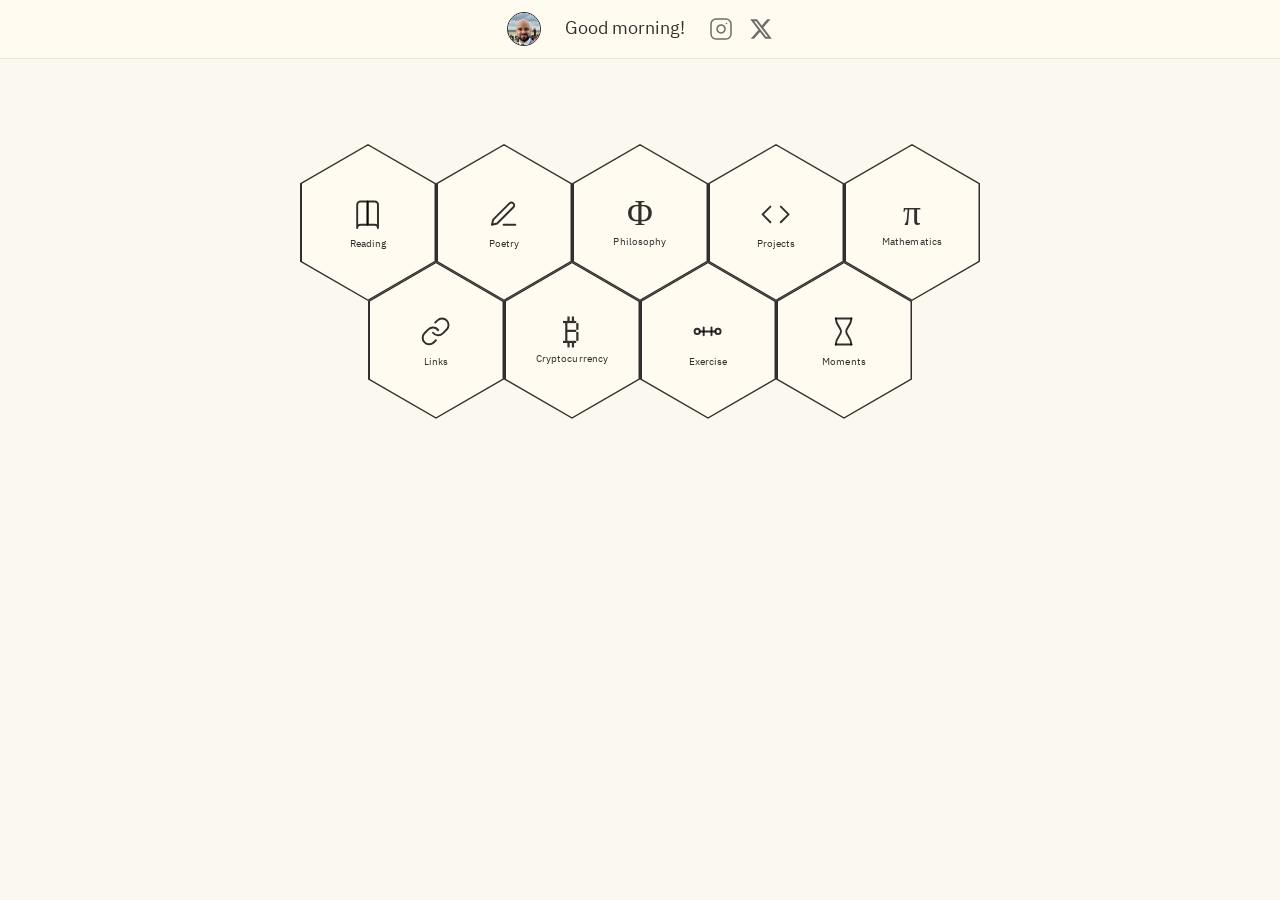
<file: index.html>
<!DOCTYPE html>
<html lang="en">
<head>
  <meta charset="UTF-8">
  <meta name="viewport" content="width=device-width, initial-scale=1.0">
  <title>Samuel David Adams</title>
  <link rel="icon" type="image/svg+xml" href="/favicon.svg">
  <link rel="stylesheet" href="/style.css">
  <link rel="preconnect" href="https://fonts.googleapis.com">
<link rel="preconnect" href="https://fonts.gstatic.com" crossorigin>
<link href="https://fonts.googleapis.com/css2?family=IBM+Plex+Sans+Thai:wght@100;200;300;400;500;600;700&display=swap" rel="stylesheet">
</head>
<body>
  <header class="dock-bar" id="dockBar">
    <div class="dock-avatar">
      <img src="assets/avatar.jpg" alt="Samuel David Adams">
    </div>
    <span class="dock-title" id="dockGreeting">Welcome!</span>
    <div class="dock-socials">
      <a href="https://www.instagram.com/__samuel__adams.x" target="_blank" rel="noopener noreferrer" aria-label="Instagram">
        <svg viewBox="0 0 24 24" fill="none" stroke="currentColor" stroke-width="1.5" stroke-linecap="round" stroke-linejoin="round">
          <rect x="2" y="2" width="20" height="20" rx="5" ry="5"/>
          <path d="M16 11.37A4 4 0 1 1 12.63 8 4 4 0 0 1 16 11.37z"/>
          <line x1="17.5" y1="6.5" x2="17.51" y2="6.5"/>
        </svg>
      </a>
      <a href="https://x.com/__samuel__adams" target="_blank" rel="noopener noreferrer" aria-label="X (Twitter)">
        <svg viewBox="0 0 24 24" fill="currentColor">
          <path d="M18.244 2.25h3.308l-7.227 8.26 8.502 11.24H16.17l-5.214-6.817L4.99 21.75H1.68l7.73-8.835L1.254 2.25H8.08l4.713 6.231zm-1.161 17.52h1.833L7.084 4.126H5.117z"/>
        </svg>
      </a>
    </div>
  </header>

  <section class="pages">
    <div class="hive">
      <a class="app-icon" href="reading/" aria-label="Reading">
        <span class="app-icon-hex">
          <svg viewBox="0 0 24 24" fill="none" stroke="currentColor" stroke-width="1.5" stroke-linecap="round" stroke-linejoin="round">
            <path d="M4 4.5A2.5 2.5 0 0 1 6.5 2H12v18H6.5A2.5 2.5 0 0 0 4 22.5z"/>
            <path d="M20 4.5A2.5 2.5 0 0 0 17.5 2H12v18h5.5a2.5 2.5 0 0 1 2.5 2.5z"/>
          </svg>
          <span class="app-icon-label">Reading</span>
        </span>
      </a>
      <a class="app-icon" href="poetry/" aria-label="Poetry">
        <span class="app-icon-hex">
          <svg viewBox="0 0 24 24" fill="none" stroke="currentColor" stroke-width="1.5" stroke-linecap="round" stroke-linejoin="round">
            <path d="M12 20h9"/>
            <path d="M16.5 3.5a2.121 2.121 0 0 1 3 3L7 19l-4 1 1-4z"/>
          </svg>
          <span class="app-icon-label">Poetry</span>
        </span>
      </a>
      <a class="app-icon" href="philosophy/" aria-label="Philosophy">
        <span class="app-icon-hex">
          <span class="app-icon-glyph">&Phi;</span>
          <span class="app-icon-label">Philosophy</span>
        </span>
      </a>
      <a class="app-icon" href="projects/" aria-label="Website Projects">
        <span class="app-icon-hex">
          <svg viewBox="0 0 24 24" fill="none" stroke="currentColor" stroke-width="1.5" stroke-linecap="round" stroke-linejoin="round">
            <polyline points="16 18 22 12 16 6"/>
            <polyline points="8 6 2 12 8 18"/>
          </svg>
          <span class="app-icon-label">Projects</span>
        </span>
      </a>
      <a class="app-icon" href="mathematics/" aria-label="Mathematics">
        <span class="app-icon-hex">
          <span class="app-icon-glyph">&pi;</span>
          <span class="app-icon-label">Mathematics</span>
        </span>
      </a>
      <a class="app-icon" href="links/" aria-label="Links">
        <span class="app-icon-hex">
          <svg viewBox="0 0 24 24" fill="none" stroke="currentColor" stroke-width="1.5" stroke-linecap="round" stroke-linejoin="round">
            <path d="M10 13a5 5 0 0 0 7.54.54l3-3a5 5 0 0 0-7.07-7.07l-1.72 1.71"/>
            <path d="M14 11a5 5 0 0 0-7.54-.54l-3 3a5 5 0 0 0 7.07 7.07l1.71-1.71"/>
          </svg>
          <span class="app-icon-label">Links</span>
        </span>
      </a>
      <a class="app-icon" href="cryptocurrency/" aria-label="Cryptocurrency">
        <span class="app-icon-hex">
          <span class="app-icon-glyph">&#8383;</span>
          <span class="app-icon-label">Cryptocurrency</span>
        </span>
      </a>
      <a class="app-icon" href="exercise/" aria-label="Exercise">
        <span class="app-icon-hex">
          <svg viewBox="0 0 24 24" fill="none" stroke="currentColor" stroke-width="1.5" stroke-linecap="round" stroke-linejoin="round">
            <circle cx="4" cy="12" r="2"/>
            <circle cx="20" cy="12" r="2"/>
            <line x1="6" y1="12" x2="18" y2="12"/>
            <line x1="9" y1="9" x2="9" y2="15"/>
            <line x1="15" y1="9" x2="15" y2="15"/>
          </svg>
          <span class="app-icon-label">Exercise</span>
        </span>
      </a>
      <a class="app-icon" href="moments/" aria-label="Moments">
        <span class="app-icon-hex">
          <svg viewBox="0 0 24 24" fill="none" stroke="currentColor" stroke-width="1.5" stroke-linecap="round" stroke-linejoin="round">
            <path d="M6 2h12"/>
            <path d="M6 22h12"/>
            <path d="M6 2c0 5 4 7 4 10s-4 5-4 10"/>
            <path d="M18 2c0 5-4 7-4 10s4 5 4 10"/>
          </svg>
          <span class="app-icon-label">Moments</span>
        </span>
      </a>
    </div>
  </section>

  <script src="/script.js"></script>
</body>
</html>
</file>
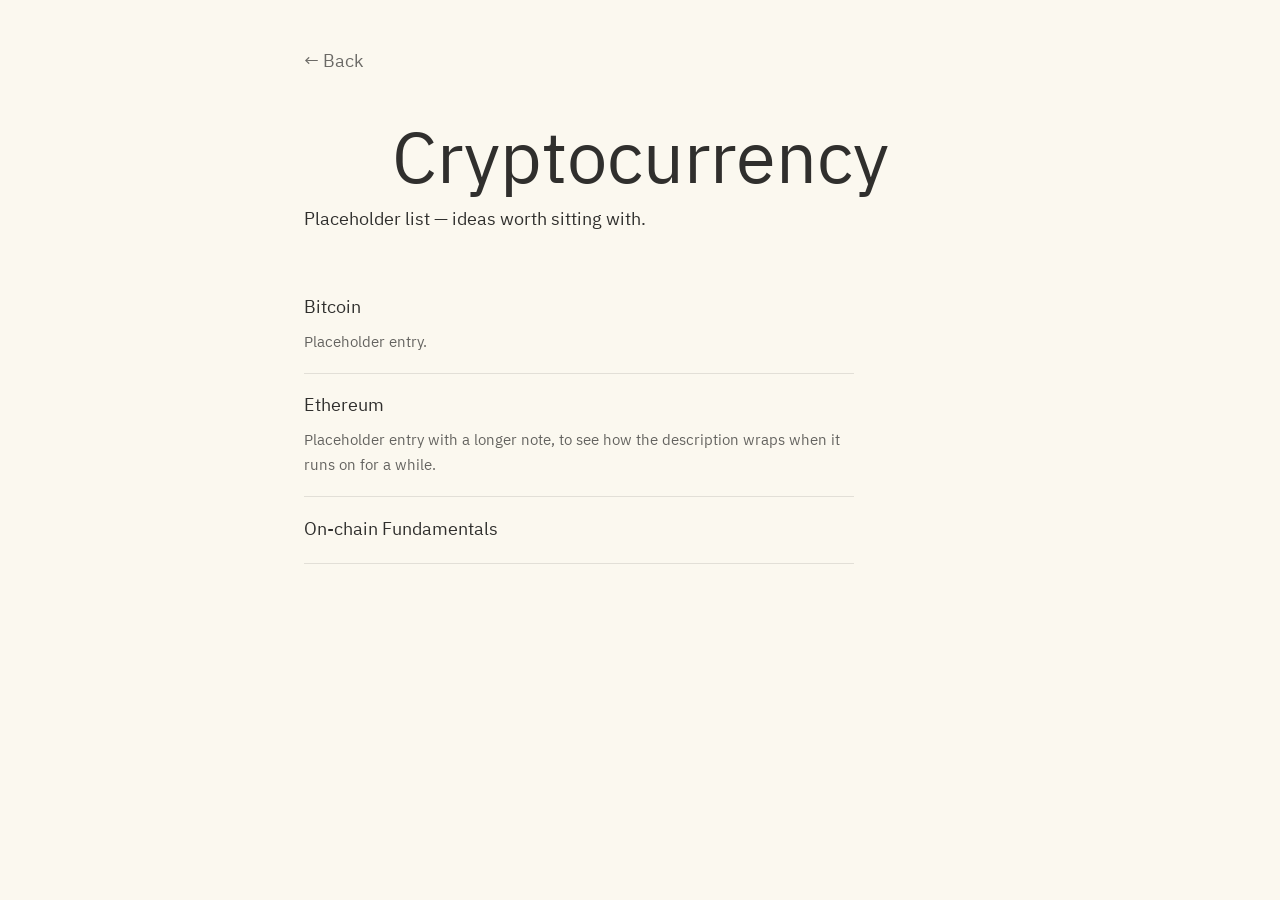
<file: cryptocurrency/index.html>
<!DOCTYPE html>
<html lang="en">
<head>
  <meta charset="UTF-8">
  <meta name="viewport" content="width=device-width, initial-scale=1.0">
  <title>Cryptocurrency — Samuel David Adams</title>
  <link rel="icon" type="image/svg+xml" href="/favicon.svg">
  <link rel="stylesheet" href="../style.css">
  <link rel="preconnect" href="https://fonts.googleapis.com">
  <link rel="preconnect" href="https://fonts.gstatic.com" crossorigin>
  <link href="https://fonts.googleapis.com/css2?family=IBM+Plex+Sans+Thai:wght@100;200;300;400;500;600;700&display=swap" rel="stylesheet">
</head>
<body>
  <div class="page-shell">
    <a class="back-link" href="../">&larr; Back</a>

    <h1>Cryptocurrency</h1>
    <p class="tagline page-intro">Placeholder list — ideas worth sitting with.</p>

    <ul class="entry-list">
      <li class="entry-item">
        <span class="entry-title">Bitcoin</span>
        <p class="entry-note">Placeholder entry.</p>
      </li>
      <li class="entry-item">
        <span class="entry-title">Ethereum</span>
        <p class="entry-note">Placeholder entry with a longer note, to see how the description wraps when it runs on for a while.</p>
      </li>
      <li class="entry-item">
        <span class="entry-title">On-chain Fundamentals</span>
      </li>
    </ul>
  </div>
  <script src="/script.js"></script>
</body>
</html>
</file>
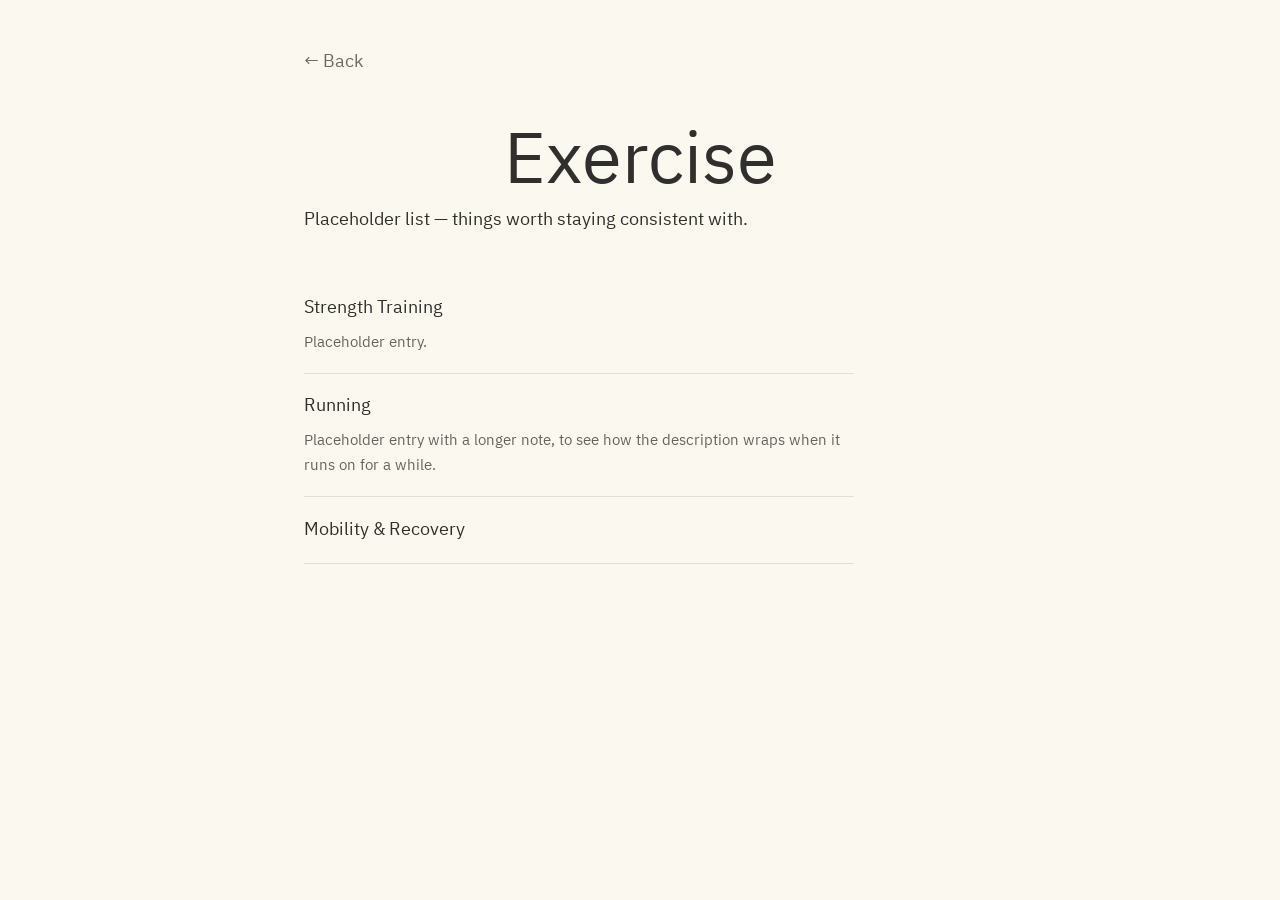
<file: exercise/index.html>
<!DOCTYPE html>
<html lang="en">
<head>
  <meta charset="UTF-8">
  <meta name="viewport" content="width=device-width, initial-scale=1.0">
  <title>Exercise — Samuel David Adams</title>
  <link rel="icon" type="image/svg+xml" href="/favicon.svg">
  <link rel="stylesheet" href="../style.css">
  <link rel="preconnect" href="https://fonts.googleapis.com">
  <link rel="preconnect" href="https://fonts.gstatic.com" crossorigin>
  <link href="https://fonts.googleapis.com/css2?family=IBM+Plex+Sans+Thai:wght@100;200;300;400;500;600;700&display=swap" rel="stylesheet">
</head>
<body>
  <div class="page-shell">
    <a class="back-link" href="../">&larr; Back</a>

    <h1>Exercise</h1>
    <p class="tagline page-intro">Placeholder list — things worth staying consistent with.</p>

    <ul class="entry-list">
      <li class="entry-item">
        <span class="entry-title">Strength Training</span>
        <p class="entry-note">Placeholder entry.</p>
      </li>
      <li class="entry-item">
        <span class="entry-title">Running</span>
        <p class="entry-note">Placeholder entry with a longer note, to see how the description wraps when it runs on for a while.</p>
      </li>
      <li class="entry-item">
        <span class="entry-title">Mobility &amp; Recovery</span>
      </li>
    </ul>
  </div>
  <script src="/script.js"></script>
</body>
</html>
</file>
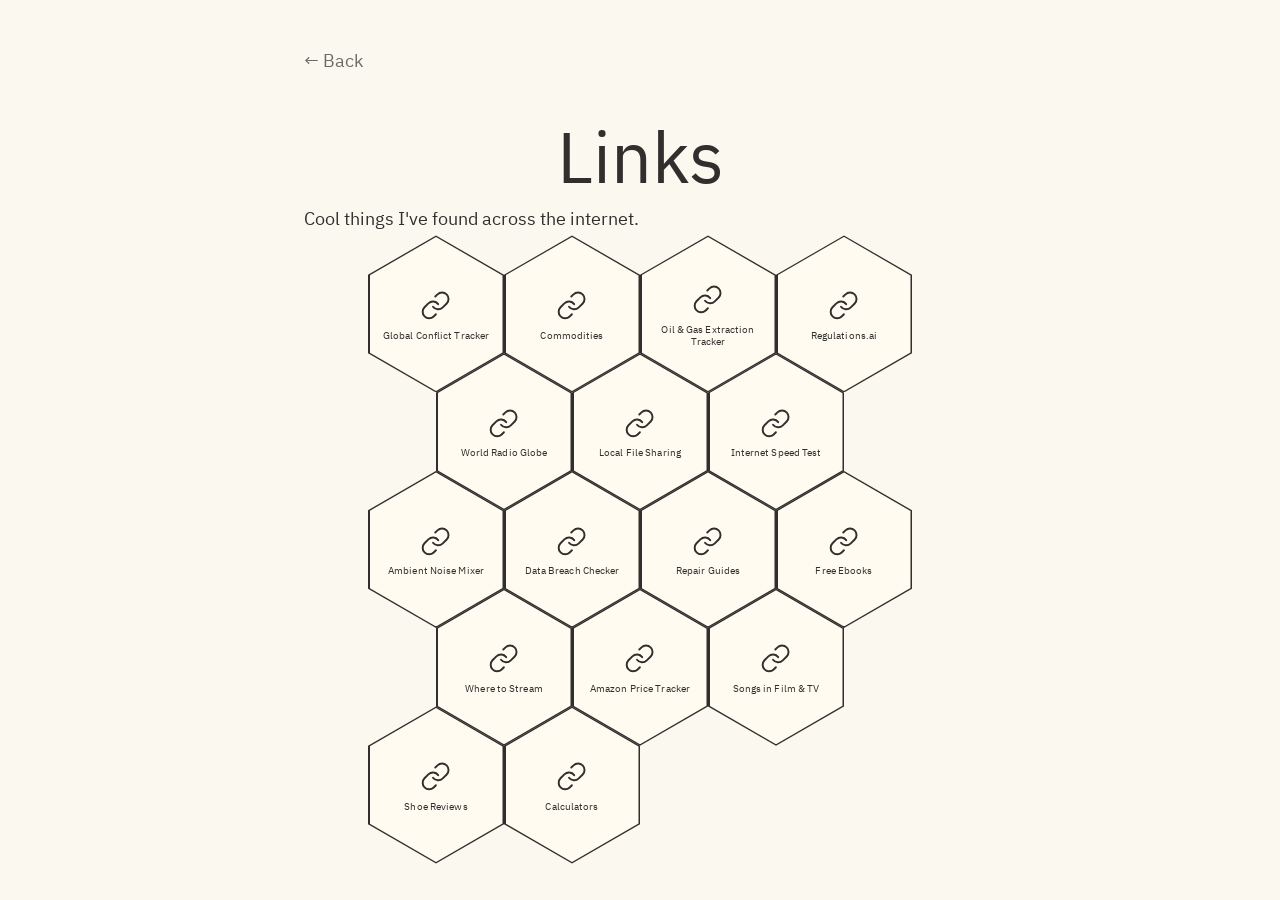
<file: links/index.html>
<!DOCTYPE html>
<html lang="en">
<head>
  <meta charset="UTF-8">
  <meta name="viewport" content="width=device-width, initial-scale=1.0">
  <title>Links — Samuel David Adams</title>
  <link rel="icon" type="image/svg+xml" href="/favicon.svg">
  <link rel="stylesheet" href="../style.css">
  <link rel="preconnect" href="https://fonts.googleapis.com">
  <link rel="preconnect" href="https://fonts.gstatic.com" crossorigin>
  <link href="https://fonts.googleapis.com/css2?family=IBM+Plex+Sans+Thai:wght@100;200;300;400;500;600;700&display=swap" rel="stylesheet">
</head>
<body>
  <div class="page-shell">
    <a class="back-link" href="../">&larr; Back</a>

    <h1>Links</h1>
    <p class="tagline page-intro">Cool things I've found across the internet.</p>

    <div class="entry-loading" id="linksLoading" style="margin-top: 2.5rem;">
      <span class="hex-spinner" style="--spinner-size: 2rem;" role="status" aria-label="Loading"></span>
    </div>
    <div class="hive" id="linksHive"></div>
    <p class="entry-empty" id="linksEmpty" hidden>Nothing here yet — check back soon.</p>
  </div>

  <script src="/script.js"></script>
  <script>
    fetch("links.json")
      .then(function (res) { return res.json(); })
      .then(function (links) {
        document.getElementById("linksLoading").remove();
        var hive = document.getElementById("linksHive");
        var empty = document.getElementById("linksEmpty");
        if (!links.length) {
          empty.hidden = false;
          return;
        }
        links.forEach(function (link) {
          var a = document.createElement("a");
          a.className = "app-icon";
          a.href = link.url;
          a.target = "_blank";
          a.rel = "noopener noreferrer";
          a.setAttribute("aria-label", link.title);
          if (link.note) a.title = link.note;

          a.innerHTML =
            '<span class="app-icon-hex">' +
            '<svg viewBox="0 0 24 24" fill="none" stroke="currentColor" stroke-width="1.5" stroke-linecap="round" stroke-linejoin="round">' +
            '<path d="M10 13a5 5 0 0 0 7.54.54l3-3a5 5 0 0 0-7.07-7.07l-1.72 1.71"/>' +
            '<path d="M14 11a5 5 0 0 0-7.54-.54l-3 3a5 5 0 0 0 7.07 7.07l1.71-1.71"/>' +
            "</svg>" +
            '<span class="app-icon-label"></span>' +
            "</span>";
          a.querySelector(".app-icon-label").textContent = link.title;

          hive.appendChild(a);
        });

        if (window.layoutHives) window.layoutHives();
      })
      .catch(function () {
        var loading = document.getElementById("linksLoading");
        if (loading) loading.remove();
        document.getElementById("linksEmpty").hidden = false;
      });
  </script>
</body>
</html>
</file>
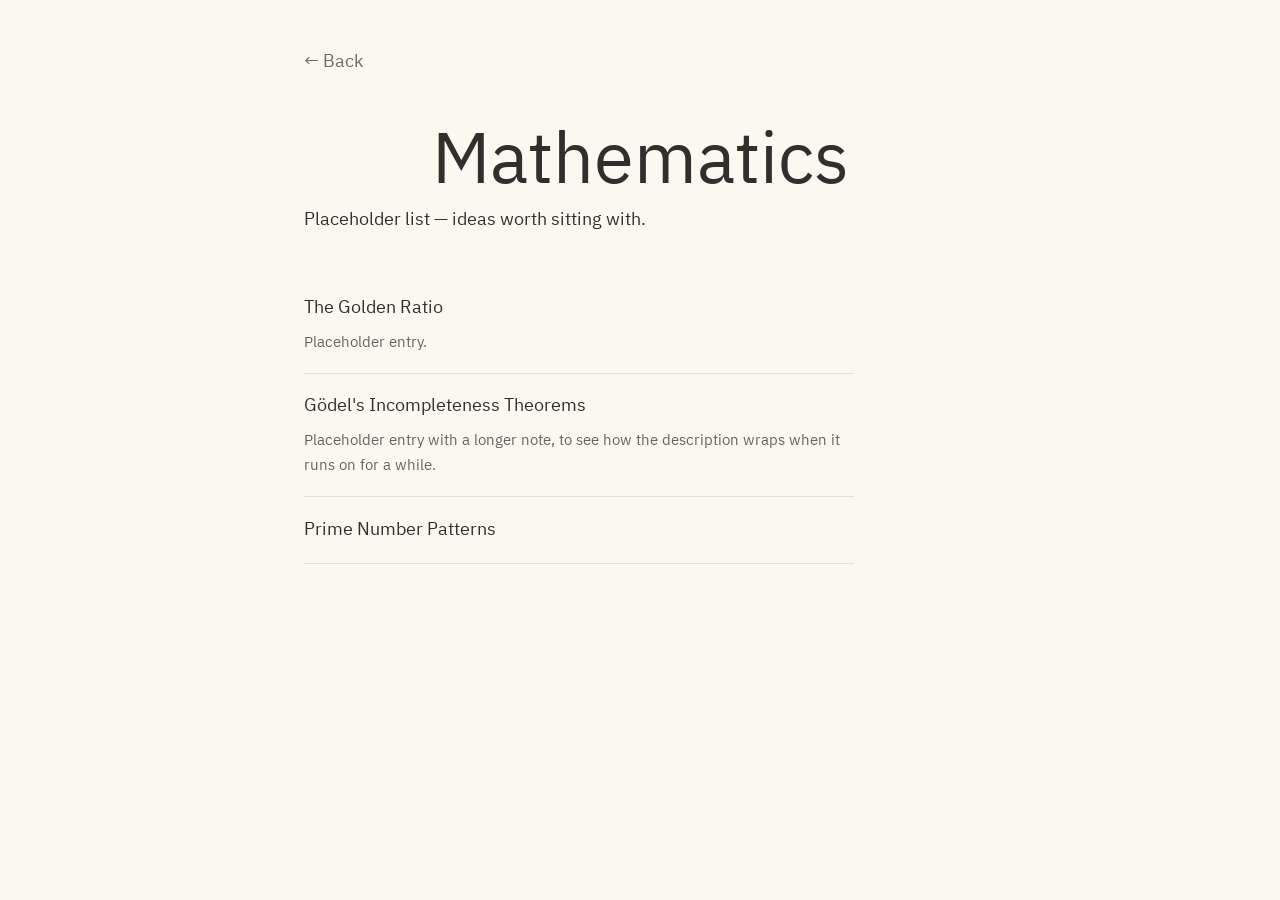
<file: mathematics/index.html>
<!DOCTYPE html>
<html lang="en">
<head>
  <meta charset="UTF-8">
  <meta name="viewport" content="width=device-width, initial-scale=1.0">
  <title>Mathematics — Samuel David Adams</title>
  <link rel="icon" type="image/svg+xml" href="/favicon.svg">
  <link rel="stylesheet" href="../style.css">
  <link rel="preconnect" href="https://fonts.googleapis.com">
  <link rel="preconnect" href="https://fonts.gstatic.com" crossorigin>
  <link href="https://fonts.googleapis.com/css2?family=IBM+Plex+Sans+Thai:wght@100;200;300;400;500;600;700&display=swap" rel="stylesheet">
</head>
<body>
  <div class="page-shell">
    <a class="back-link" href="../">&larr; Back</a>

    <h1>Mathematics</h1>
    <p class="tagline page-intro">Placeholder list — ideas worth sitting with.</p>

    <ul class="entry-list">
      <li class="entry-item">
        <span class="entry-title">The Golden Ratio</span>
        <p class="entry-note">Placeholder entry.</p>
      </li>
      <li class="entry-item">
        <span class="entry-title">G&ouml;del's Incompleteness Theorems</span>
        <p class="entry-note">Placeholder entry with a longer note, to see how the description wraps when it runs on for a while.</p>
      </li>
      <li class="entry-item">
        <span class="entry-title">Prime Number Patterns</span>
      </li>
    </ul>
  </div>
  <script src="/script.js"></script>
</body>
</html>
</file>
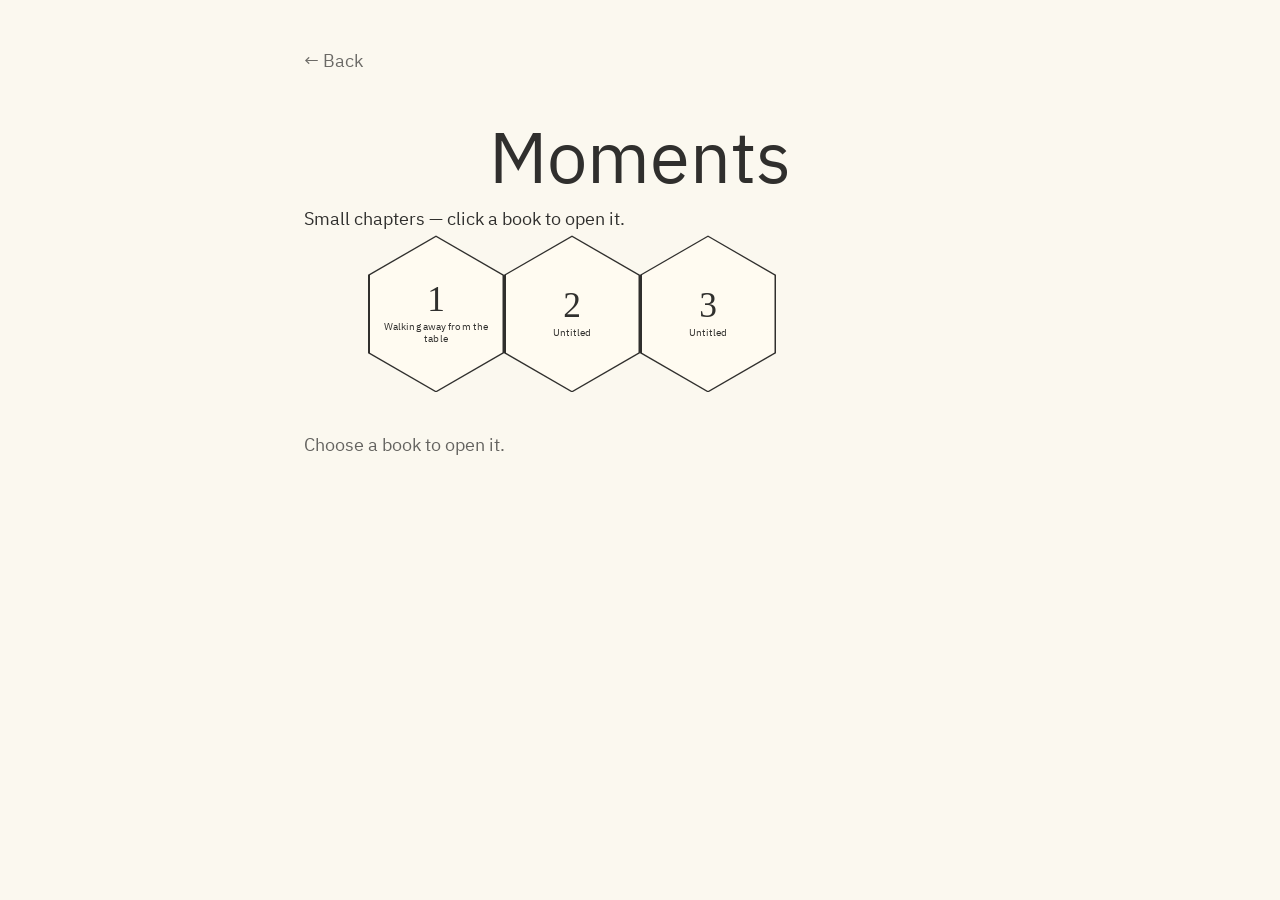
<file: moments/index.html>
<!DOCTYPE html>
<html lang="en">
<head>
  <meta charset="UTF-8">
  <meta name="viewport" content="width=device-width, initial-scale=1.0">
  <title>Moments — Samuel David Adams</title>
  <link rel="icon" type="image/svg+xml" href="/favicon.svg">
  <link rel="stylesheet" href="../style.css">
  <link rel="preconnect" href="https://fonts.googleapis.com">
  <link rel="preconnect" href="https://fonts.gstatic.com" crossorigin>
  <link href="https://fonts.googleapis.com/css2?family=IBM+Plex+Sans+Thai:wght@100;200;300;400;500;600;700&display=swap" rel="stylesheet">
</head>
<body>
  <div class="page-shell">
    <a class="back-link" href="../">&larr; Back</a>

    <h1>Moments</h1>
    <p class="tagline page-intro">Small chapters — click a book to open it.</p>

    <div class="hive">
      <a class="app-icon moment-book" href="#moment-1" data-moment="moment-1" aria-label="Walking away from the table">
        <span class="app-icon-hex">
          <span class="app-icon-glyph">1</span>
          <span class="app-icon-label">Walking away from the table</span>
        </span>
      </a>
      <a class="app-icon moment-book" href="#moment-2" data-moment="moment-2" aria-label="Untitled">
        <span class="app-icon-hex">
          <span class="app-icon-glyph">2</span>
          <span class="app-icon-label">Untitled</span>
        </span>
      </a>
      <a class="app-icon moment-book" href="#moment-3" data-moment="moment-3" aria-label="Untitled">
        <span class="app-icon-hex">
          <span class="app-icon-glyph">3</span>
          <span class="app-icon-label">Untitled</span>
        </span>
      </a>
    </div>

    <p class="moment-reader-empty" id="momentPrompt">Choose a book to open it.</p>
    <div class="moment-reader" id="momentReader"></div>

    <template id="moment-1">
      <p class="moment-title">Walking away from the table</p>
      <p>I trained for years to understand the body — where it held tension, where it wanted to move. It was good work, and I don't regret a day of it. But the profession itself never grew with me. Same room, same script, same short slots, week after week.</p>
      <p>I wasn't tired of helping people. I was tired of how small the container had become. Leaving wasn't about chiropractic failing me — it was about realising I'd outgrown the shape of it, and needed somewhere I could actually stretch.</p>
    </template>
    <template id="moment-2">
      <p class="moment-title">Untitled</p>
      <p>Placeholder chapter — replace with something real. Just here to show how a second book looks on the shelf, and how the reader below switches when you open it.</p>
    </template>
    <template id="moment-3">
      <p class="moment-title">Untitled</p>
      <p>A third placeholder, to check how three books sit together and how opening one after another feels.</p>
    </template>
  </div>

  <script src="/script.js"></script>
  <script>
    var books = Array.prototype.slice.call(document.querySelectorAll(".moment-book"));
    var reader = document.getElementById("momentReader");
    var prompt = document.getElementById("momentPrompt");
    var openBook = null;

    function closeBook() {
      if (!openBook) return;
      openBook.classList.remove("is-open");
      openBook = null;
      reader.classList.remove("is-visible");
      prompt.hidden = false;
    }

    function openBookEl(book) {
      if (openBook) openBook.classList.remove("is-open");
      openBook = book;
      book.classList.add("is-open");

      var template = document.getElementById(book.dataset.moment);
      reader.innerHTML = "";
      reader.appendChild(template.content.cloneNode(true));
      reader.classList.add("is-visible");
      prompt.hidden = true;

      var hex = book.querySelector(".app-icon-hex");
      hex.classList.add("flipping");
      hex.addEventListener("animationend", function handler() {
        hex.classList.remove("flipping");
        hex.removeEventListener("animationend", handler);
      });
    }

    books.forEach(function (book) {
      book.addEventListener("click", function (e) {
        e.preventDefault();
        if (openBook === book) {
          closeBook();
        } else {
          openBookEl(book);
        }
      });
    });
  </script>
</body>
</html>
</file>
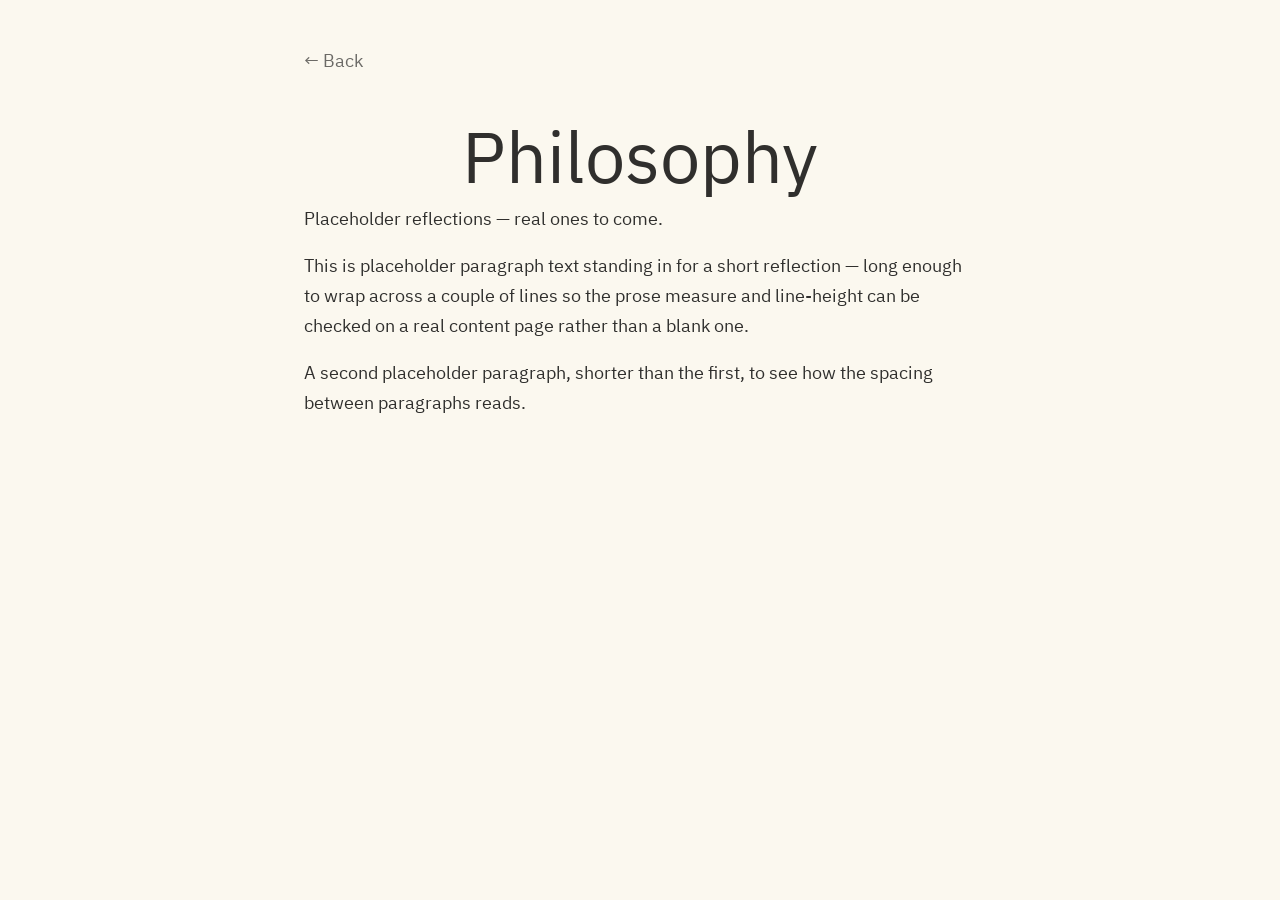
<file: philosophy/index.html>
<!DOCTYPE html>
<html lang="en">
<head>
  <meta charset="UTF-8">
  <meta name="viewport" content="width=device-width, initial-scale=1.0">
  <title>Philosophy — Samuel David Adams</title>
  <link rel="icon" type="image/svg+xml" href="/favicon.svg">
  <link rel="stylesheet" href="../style.css">
  <link rel="preconnect" href="https://fonts.googleapis.com">
  <link rel="preconnect" href="https://fonts.gstatic.com" crossorigin>
  <link href="https://fonts.googleapis.com/css2?family=IBM+Plex+Sans+Thai:wght@100;200;300;400;500;600;700&display=swap" rel="stylesheet">
</head>
<body>
  <div class="page-shell">
    <a class="back-link" href="../">&larr; Back</a>

    <h1>Philosophy</h1>
    <p class="tagline page-intro">Placeholder reflections — real ones to come.</p>

    <article>
      <p>This is placeholder paragraph text standing in for a short reflection — long enough to wrap across a couple of lines so the prose measure and line-height can be checked on a real content page rather than a blank one.</p>
      <p>A second placeholder paragraph, shorter than the first, to see how the spacing between paragraphs reads.</p>
    </article>
  </div>
  <script src="/script.js"></script>
</body>
</html>
</file>
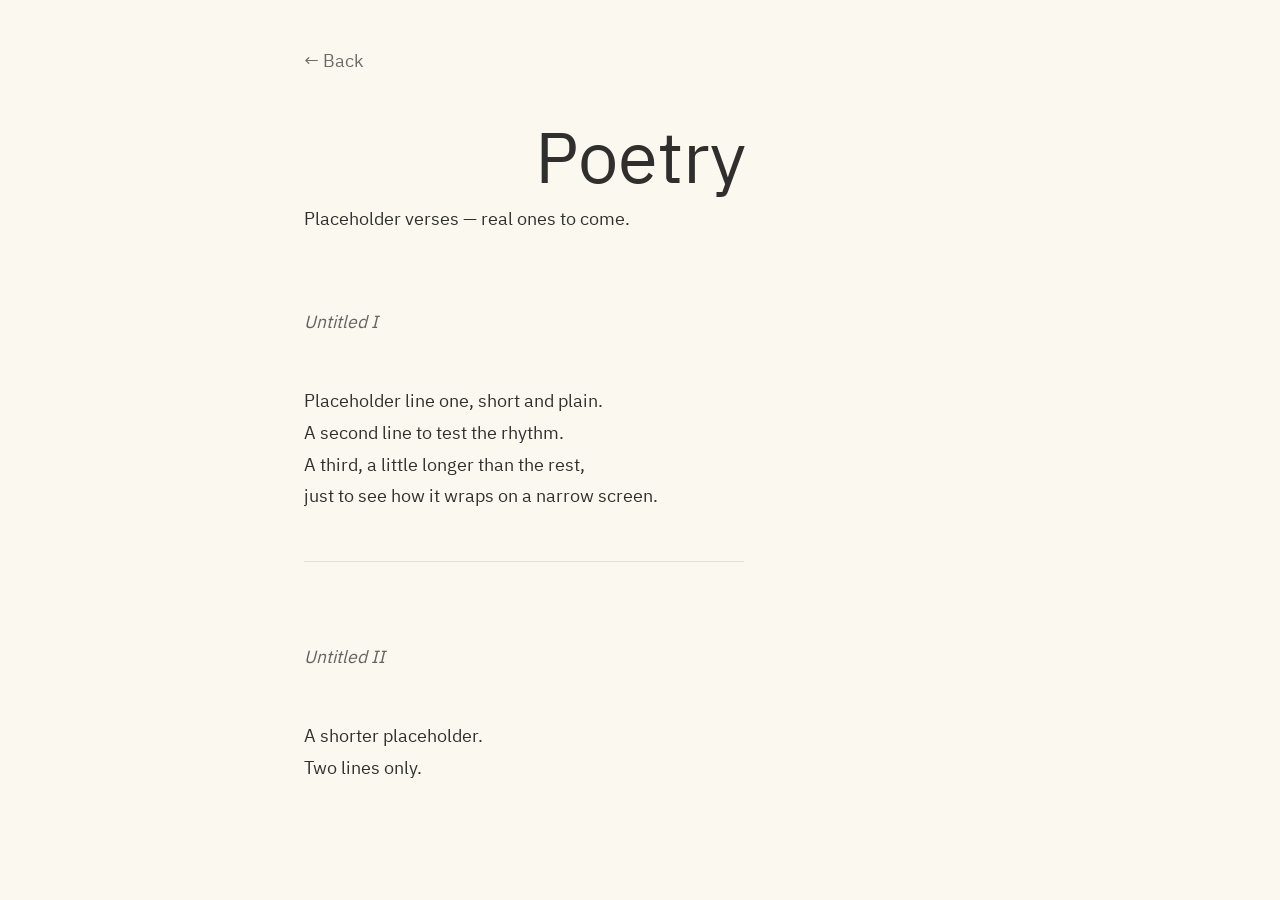
<file: poetry/index.html>
<!DOCTYPE html>
<html lang="en">
<head>
  <meta charset="UTF-8">
  <meta name="viewport" content="width=device-width, initial-scale=1.0">
  <title>Poetry — Samuel David Adams</title>
  <link rel="icon" type="image/svg+xml" href="/favicon.svg">
  <link rel="stylesheet" href="../style.css">
  <link rel="preconnect" href="https://fonts.googleapis.com">
  <link rel="preconnect" href="https://fonts.gstatic.com" crossorigin>
  <link href="https://fonts.googleapis.com/css2?family=IBM+Plex+Sans+Thai:wght@100;200;300;400;500;600;700&display=swap" rel="stylesheet">
</head>
<body>
  <div class="page-shell">
    <a class="back-link" href="../">&larr; Back</a>

    <h1>Poetry</h1>
    <p class="tagline page-intro">Placeholder verses — real ones to come.</p>

    <div class="verse">
      <p class="verse-title">Untitled I</p>
      Placeholder line one, short and plain.
      A second line to test the rhythm.
      A third, a little longer than the rest,
      just to see how it wraps on a narrow screen.
    </div>

    <div class="verse">
      <p class="verse-title">Untitled II</p>
      A shorter placeholder.
      Two lines only.
    </div>
  </div>
  <script src="/script.js"></script>
</body>
</html>
</file>
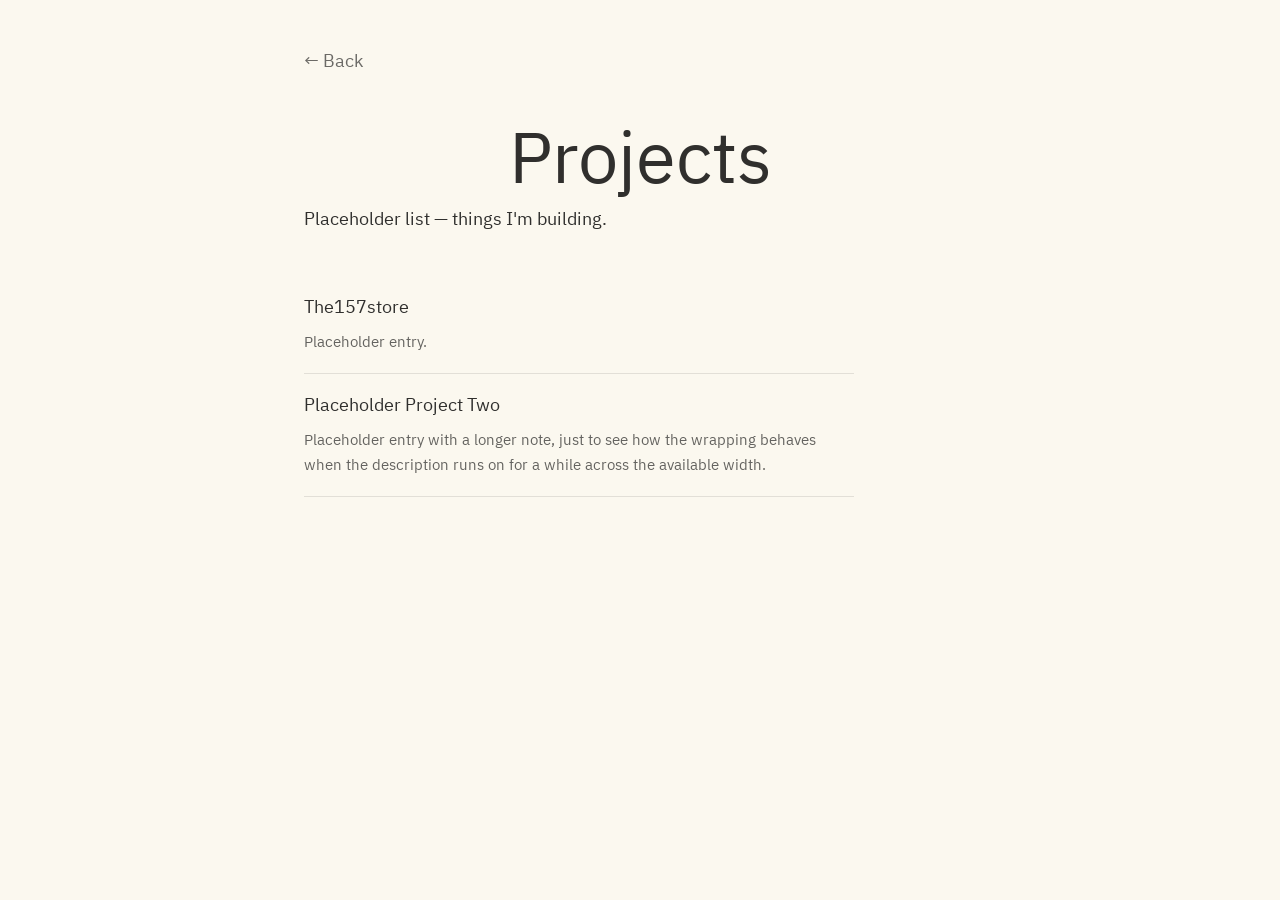
<file: projects/index.html>
<!DOCTYPE html>
<html lang="en">
<head>
  <meta charset="UTF-8">
  <meta name="viewport" content="width=device-width, initial-scale=1.0">
  <title>Projects — Samuel David Adams</title>
  <link rel="icon" type="image/svg+xml" href="/favicon.svg">
  <link rel="stylesheet" href="../style.css">
  <link rel="preconnect" href="https://fonts.googleapis.com">
  <link rel="preconnect" href="https://fonts.gstatic.com" crossorigin>
  <link href="https://fonts.googleapis.com/css2?family=IBM+Plex+Sans+Thai:wght@100;200;300;400;500;600;700&display=swap" rel="stylesheet">
</head>
<body>
  <div class="page-shell">
    <a class="back-link" href="../">&larr; Back</a>

    <h1>Projects</h1>
    <p class="tagline page-intro">Placeholder list — things I'm building.</p>

    <ul class="entry-list">
      <li class="entry-item">
        <span class="entry-title">The157store</span>
        <p class="entry-note">Placeholder entry.</p>
      </li>
      <li class="entry-item">
        <span class="entry-title">Placeholder Project Two</span>
        <p class="entry-note">Placeholder entry with a longer note, just to see how the wrapping behaves when the description runs on for a while across the available width.</p>
      </li>
    </ul>
  </div>
  <script src="/script.js"></script>
</body>
</html>
</file>
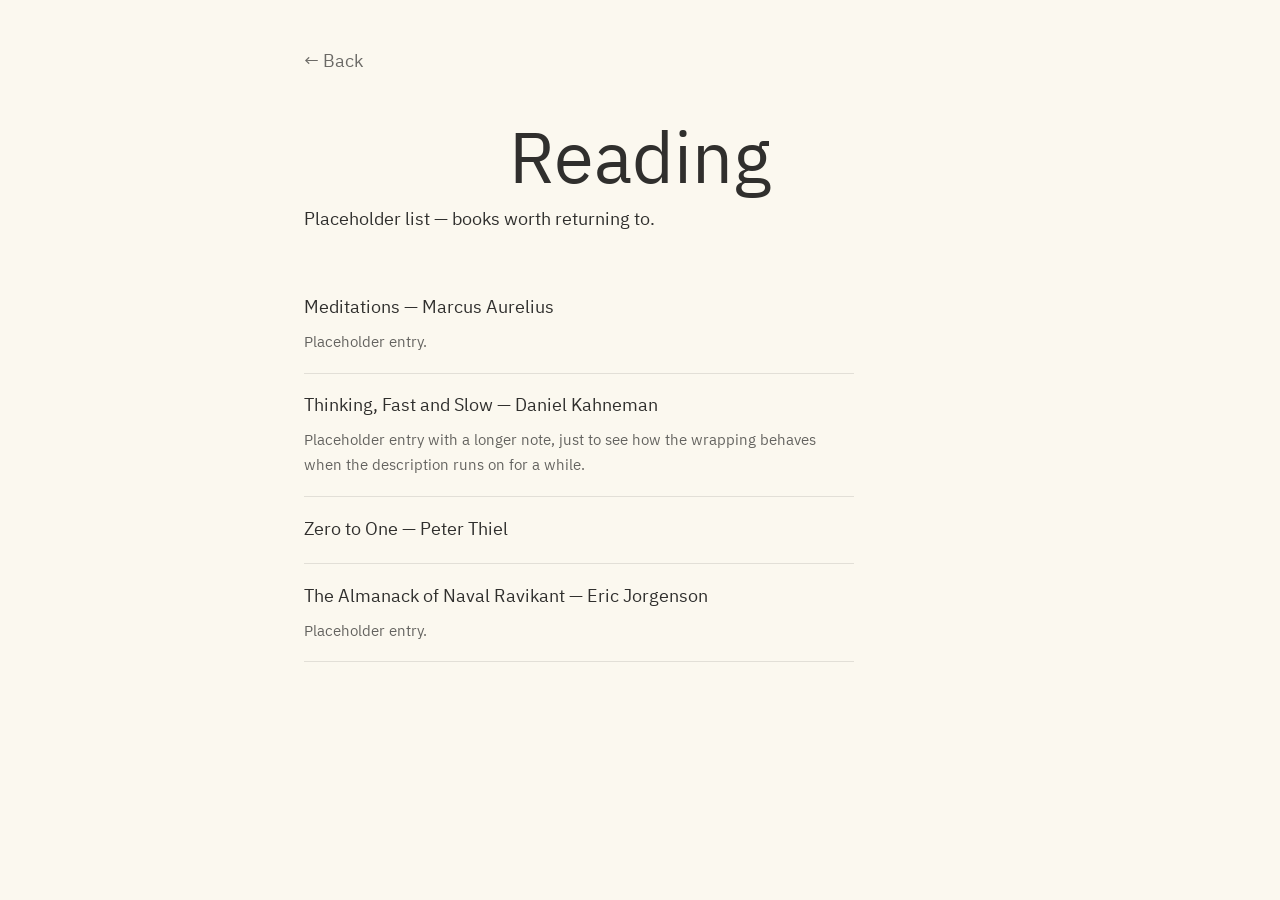
<file: reading/index.html>
<!DOCTYPE html>
<html lang="en">
<head>
  <meta charset="UTF-8">
  <meta name="viewport" content="width=device-width, initial-scale=1.0">
  <title>Reading — Samuel David Adams</title>
  <link rel="icon" type="image/svg+xml" href="/favicon.svg">
  <link rel="stylesheet" href="../style.css">
  <link rel="preconnect" href="https://fonts.googleapis.com">
  <link rel="preconnect" href="https://fonts.gstatic.com" crossorigin>
  <link href="https://fonts.googleapis.com/css2?family=IBM+Plex+Sans+Thai:wght@100;200;300;400;500;600;700&display=swap" rel="stylesheet">
</head>
<body>
  <div class="page-shell">
    <a class="back-link" href="../">&larr; Back</a>

    <h1>Reading</h1>
    <p class="tagline page-intro">Placeholder list — books worth returning to.</p>

    <ul class="entry-list">
      <li class="entry-item">
        <span class="entry-title">Meditations — Marcus Aurelius</span>
        <p class="entry-note">Placeholder entry.</p>
      </li>
      <li class="entry-item">
        <span class="entry-title">Thinking, Fast and Slow — Daniel Kahneman</span>
        <p class="entry-note">Placeholder entry with a longer note, just to see how the wrapping behaves when the description runs on for a while.</p>
      </li>
      <li class="entry-item">
        <span class="entry-title">Zero to One — Peter Thiel</span>
      </li>
      <li class="entry-item">
        <span class="entry-title">The Almanack of Naval Ravikant — Eric Jorgenson</span>
        <p class="entry-note">Placeholder entry.</p>
      </li>
    </ul>
  </div>
  <script src="/script.js"></script>
</body>
</html>
</file>
<file: style.css>
@media (prefers-reduced-motion: no-preference) {
  html {
    scroll-behavior: smooth;
  }
}

body {
  margin: 0;
  padding: 2rem 1.5rem;
  background-color: #fffbf1;
  color: #000000cf;
  font-family: "IBM Plex Sans Thai", sans-serif;
  font-size: 1.125rem;
  line-height: 1.65;
  opacity: 0;
  transition: opacity 0.25s ease, background-color 1s ease;
}

body.page-loaded {
  opacity: 1;
}

body.page-leaving {
  opacity: 0;
}

@media (prefers-reduced-motion: reduce) {
  body {
    opacity: 1;
    transition: background-color 1s ease;
  }
}

.ibm-plex-sans-thai-thin {
  font-family: "IBM Plex Sans Thai", sans-serif;
  font-weight: 100;
  font-style: normal;
}

.ibm-plex-sans-thai-extralight {
  font-family: "IBM Plex Sans Thai", sans-serif;
  font-weight: 200;
  font-style: normal;
}

.ibm-plex-sans-thai-light {
  font-family: "IBM Plex Sans Thai", sans-serif;
  font-weight: 300;
  font-style: normal;
}

.ibm-plex-sans-thai-regular {
  font-family: "IBM Plex Sans Thai", sans-serif;
  font-weight: 400;
  font-style: normal;
}

.ibm-plex-sans-thai-medium {
  font-family: "IBM Plex Sans Thai", sans-serif;
  font-weight: 500;
  font-style: normal;
}

.ibm-plex-sans-thai-semibold {
  font-family: "IBM Plex Sans Thai", sans-serif;
  font-weight: 600;
  font-style: normal;
}

.ibm-plex-sans-thai-bold {
  font-family: "IBM Plex Sans Thai", sans-serif;
  font-weight: 700;
  font-style: normal;
}

h1 {
  font-family: "IBM Plex Sans Thai", sans-serif;
  font-size: clamp(2.25rem, 8vw, 4.5rem);
  font-weight: 400;
  line-height: 1;
  text-align: center;
  letter-spacing: 0;
  margin: 3rem 0 0;
}

article {
  max-width: 65ch;
  margin-inline: auto;
}

.page-shell {
  max-width: 42rem;
  margin-inline: auto;
}

.back-link {
  display: inline-block;
  margin-top: 1rem;
  color: inherit;
  opacity: 0.7;
  text-decoration: none;
  transition: opacity 0.2s ease;
}

.back-link:hover,
.back-link:focus-visible {
  opacity: 1;
}

.page-intro {
  max-width: none;
  margin: 0.5rem 0 0;
}

.entry-list {
  list-style: none;
  margin: 2.5rem 0 0;
  padding: 0;
  max-width: 50ch;
}

.entry-item {
  padding: 1.1rem 0;
  border-bottom: 1px solid rgba(0, 0, 0, 0.1);
}

.entry-item a {
  color: inherit;
  font-size: 1.15rem;
  text-decoration: none;
  border-bottom: 1px solid currentColor;
}

.entry-item a:hover,
.entry-item a:focus-visible {
  opacity: 0.7;
}

.entry-title {
  font-size: 1.15rem;
}

.entry-note {
  margin: 0.4rem 0 0;
  font-size: 0.95rem;
  color: #00000099;
}

.entry-empty {
  margin-top: 2.5rem;
  color: #00000099;
}

.verse {
  max-width: 40ch;
  margin: 2.5rem 0 0;
  font-size: 1.1rem;
  line-height: 1.8;
  white-space: pre-line;
}

.verse + .verse {
  margin-top: 3rem;
  padding-top: 3rem;
  border-top: 1px solid rgba(0, 0, 0, 0.1);
}

.verse-title {
  margin: 0 0 1rem;
  font-style: italic;
  color: #00000099;
}

.moment {
  max-width: 55ch;
  margin: 2.5rem 0 0;
  font-size: 1.1rem;
  line-height: 1.7;
}

.moment + .moment {
  margin-top: 3rem;
  padding-top: 3rem;
  border-top: 1px solid rgba(0, 0, 0, 0.1);
}

.moment-title {
  margin: 0 0 1rem;
  font-style: italic;
  color: #00000099;
}

.moment p {
  margin: 0 0 1rem;
}

.moment-reader {
  margin-top: 2.5rem;
  min-height: 1px;
  opacity: 0;
  transform: translateY(0.5rem);
  transition: opacity 0.3s ease, transform 0.3s ease;
}

.moment-reader.is-visible {
  opacity: 1;
  transform: translateY(0);
}

@media (prefers-reduced-motion: reduce) {
  .moment-reader {
    transition: none;
  }
}

.moment-reader-empty {
  margin-top: 2.5rem;
  color: #00000099;
}

.app-icon.is-open .app-icon-hex::before {
  background: transparent;
}

.app-icon.is-open .app-icon-hex svg,
.app-icon.is-open .app-icon-hex .app-icon-glyph,
.app-icon.is-open .app-icon-hex .app-icon-label {
  color: #fffbf1;
}

.moment p:last-child {
  margin-bottom: 0;
}

.dock-bar {
  position: fixed;
  top: 0;
  left: 0;
  right: 0;
  z-index: 50;
  display: flex;
  align-items: center;
  justify-content: center;
  gap: 1.5rem;
  padding: 0.75rem 1.5rem;
  background: #fffbf1;
  border-bottom: 1px solid rgba(0, 0, 0, 0.08);
  transform: translateY(-100%);
  opacity: 0;
  transition: transform 0.35s ease, opacity 0.35s ease;
  pointer-events: none;
}

.dock-bar.visible {
  transform: translateY(0);
  opacity: 1;
  pointer-events: auto;
}

.dock-avatar {
  width: 2rem;
  height: 2rem;
  border-radius: 50%;
  overflow: hidden;
  border: 1.5px solid currentColor;
  flex-shrink: 0;
}

.dock-avatar img {
  display: block;
  width: 100%;
  height: 100%;
  object-fit: cover;
}

.dock-title {
  font-size: 1.1rem;
  white-space: nowrap;
}

.dock-socials {
  display: flex;
  align-items: center;
  gap: 1rem;
}

.dock-socials a {
  display: inline-flex;
  color: inherit;
  opacity: 0.7;
  transition: opacity 0.2s ease, transform 0.2s ease;
}

.dock-socials a:hover,
.dock-socials a:focus-visible {
  opacity: 1;
  transform: scale(1.1);
}

.dock-socials svg {
  width: 1.5rem;
  height: 1.5rem;
}

@media (prefers-reduced-motion: reduce) {
  .dock-bar {
    transition: none;
  }
}

.pages {
  position: relative;
  z-index: 1;
  display: grid;
  place-items: center;
  padding: 7rem 1.5rem 5rem;
}

.hive {
  --hex-w: clamp(5.5rem, 24vw, 8.5rem);
  --hex-h: calc(var(--hex-w) * 1.1547);
  position: relative;
  width: min(100%, 46rem);
  margin-inline: auto;
  perspective: 600px;
}

.app-icon {
  position: absolute;
  top: 0;
  left: 0;
  display: flex;
  color: inherit;
  text-decoration: none;
  animation: build-in 0.5s ease-out backwards;
}

@keyframes build-in {
  from {
    opacity: 0;
    transform: scale(0.5);
  }
  to {
    opacity: 1;
    transform: scale(1);
  }
}

.notfound-shell {
  text-align: center;
}

.notfound-hive {
  width: auto;
  height: auto;
  margin-top: 3rem;
}

.notfound-home {
  position: static;
  flex-direction: column;
  align-items: center;
  gap: 0.5rem;
}

@media (prefers-reduced-motion: reduce) {
  .app-icon {
    animation: none;
  }
}

.app-icon-hex {
  position: relative;
  width: var(--hex-w);
  height: var(--hex-h);
  clip-path: polygon(50% 0%, 100% 25%, 100% 75%, 50% 100%, 0% 75%, 0% 25%);
  background: currentColor;
  backface-visibility: hidden;
  display: flex;
  flex-direction: column;
  align-items: center;
  justify-content: center;
  gap: 0.3rem;
  padding: 0 0.5rem;
  box-sizing: border-box;
  text-align: center;
}

.app-icon-hex.flipping {
  animation: hex-flip 1s ease-in-out;
}

@keyframes hex-flip {
  from {
    transform: rotateY(0deg);
  }
  to {
    transform: rotateY(360deg);
  }
}

@media (prefers-reduced-motion: reduce) {
  .app-icon-hex.flipping {
    animation: none;
  }
}

.app-icon-hex::before {
  content: "";
  position: absolute;
  inset: 1.5px;
  clip-path: polygon(50% 0%, 100% 25%, 100% 75%, 50% 100%, 0% 75%, 0% 25%);
  background: #fffbf1;
  transition: background 0.2s ease;
}

.app-icon:hover .app-icon-hex::before,
.app-icon:focus-visible .app-icon-hex::before {
  background: transparent;
}

.app-icon-hex svg,
.app-icon-hex .app-icon-glyph,
.app-icon-hex .app-icon-label {
  position: relative;
  color: inherit;
  transition: color 0.2s ease;
}

.app-icon:hover .app-icon-hex svg,
.app-icon:hover .app-icon-hex .app-icon-glyph,
.app-icon:hover .app-icon-hex .app-icon-label,
.app-icon:focus-visible .app-icon-hex svg,
.app-icon:focus-visible .app-icon-hex .app-icon-glyph,
.app-icon:focus-visible .app-icon-hex .app-icon-label {
  color: #fffbf1;
}

/* Reusable loading indicator — a thin-outline hex that spins in place.
   Usage: <span class="hex-spinner" role="status" aria-label="Loading"></span>
   Resize with style="--spinner-size: 2rem;" if needed. */
.hex-spinner {
  --spinner-size: 2.5rem;
  position: relative;
  display: inline-block;
  width: var(--spinner-size);
  height: calc(var(--spinner-size) * 1.1547);
  perspective: 400px;
}

.hex-spinner::before,
.hex-spinner::after {
  content: "";
  position: absolute;
  clip-path: polygon(50% 0%, 100% 25%, 100% 75%, 50% 100%, 0% 75%, 0% 25%);
  backface-visibility: hidden;
  animation: hex-flip 1.2s linear infinite;
}

.hex-spinner::before {
  inset: 0;
  background: currentColor;
}

.hex-spinner::after {
  inset: 1.5px;
  background: #fffbf1;
}

@media (prefers-reduced-motion: reduce) {
  .hex-spinner::before,
  .hex-spinner::after {
    animation: none;
  }
}

.app-icon-hex svg {
  width: 26%;
  height: 26%;
  flex-shrink: 0;
}

.app-icon-glyph {
  font-family: Georgia, 'Times New Roman', serif;
  font-size: calc(var(--hex-w) * 0.26);
  line-height: 1;
}

.app-icon-label {
  font-size: 0.65rem;
  line-height: 1.15;
  letter-spacing: 0.01em;
}
</file>
